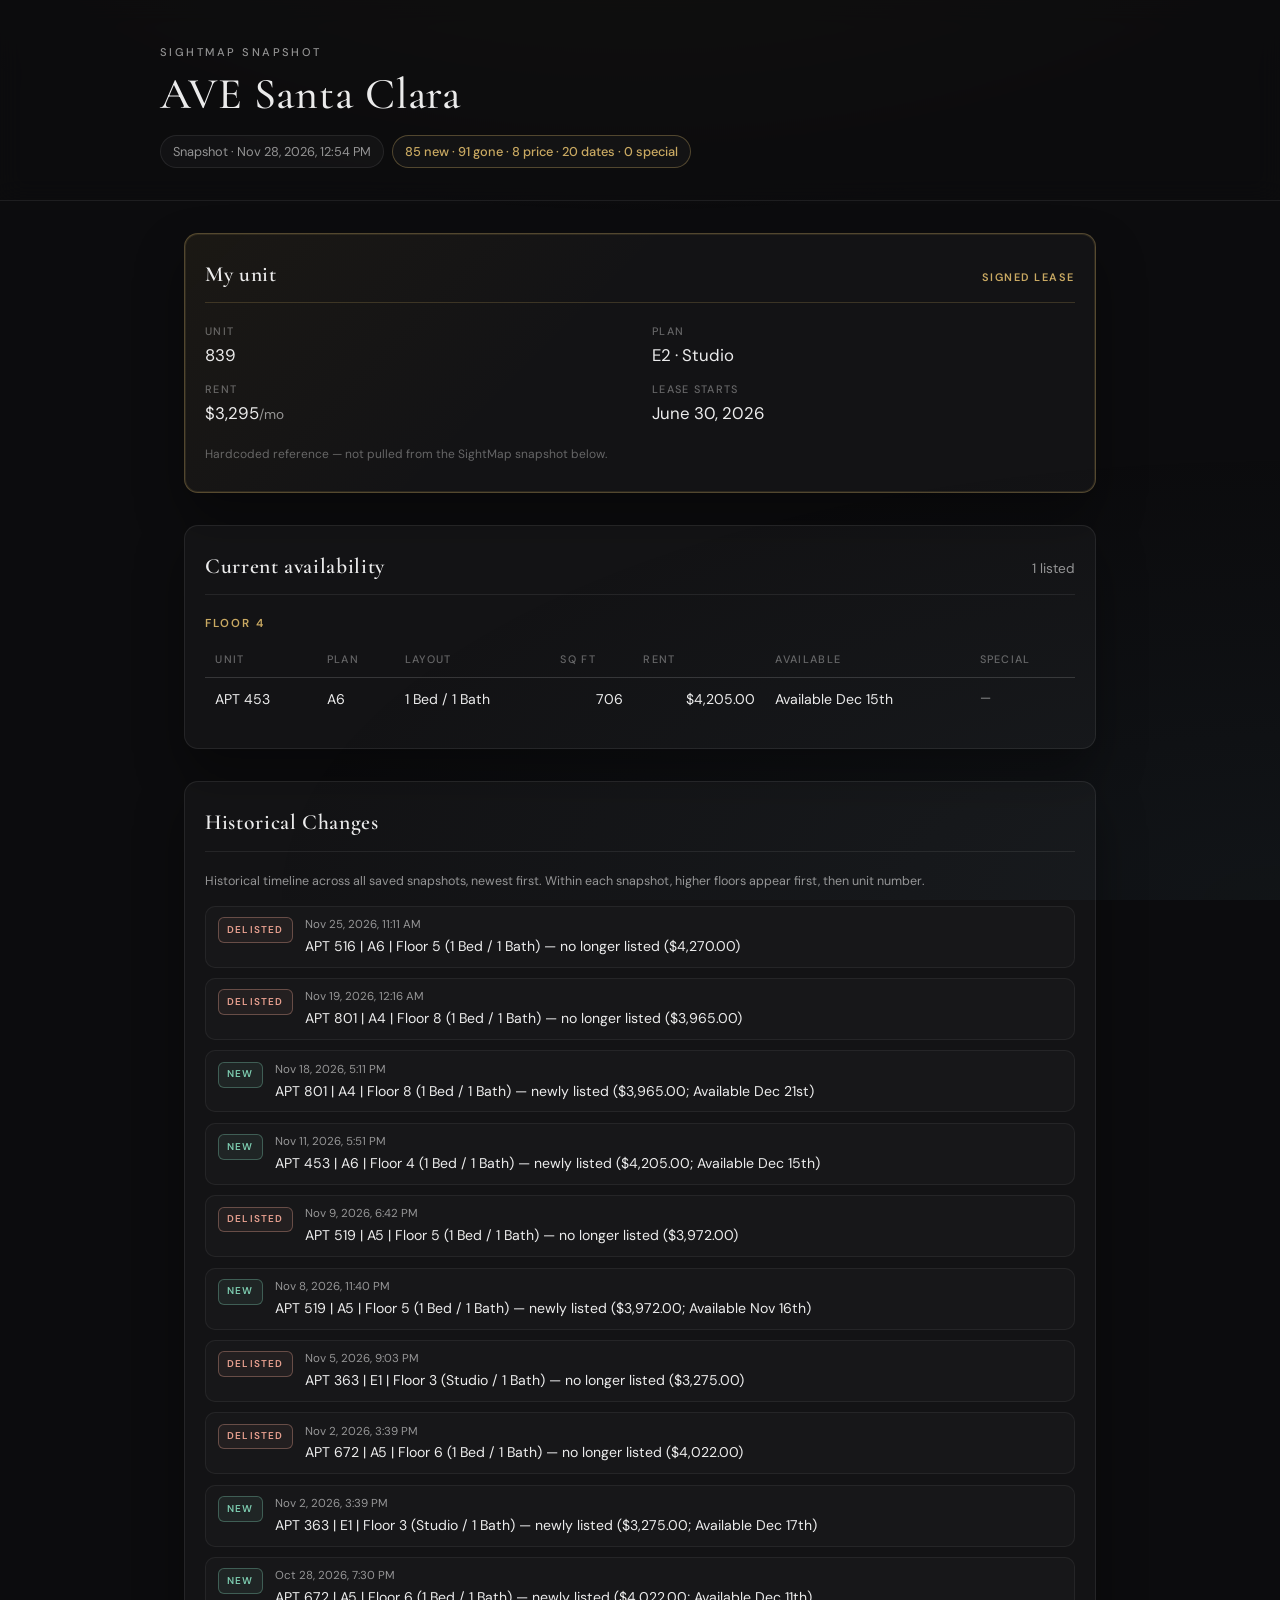
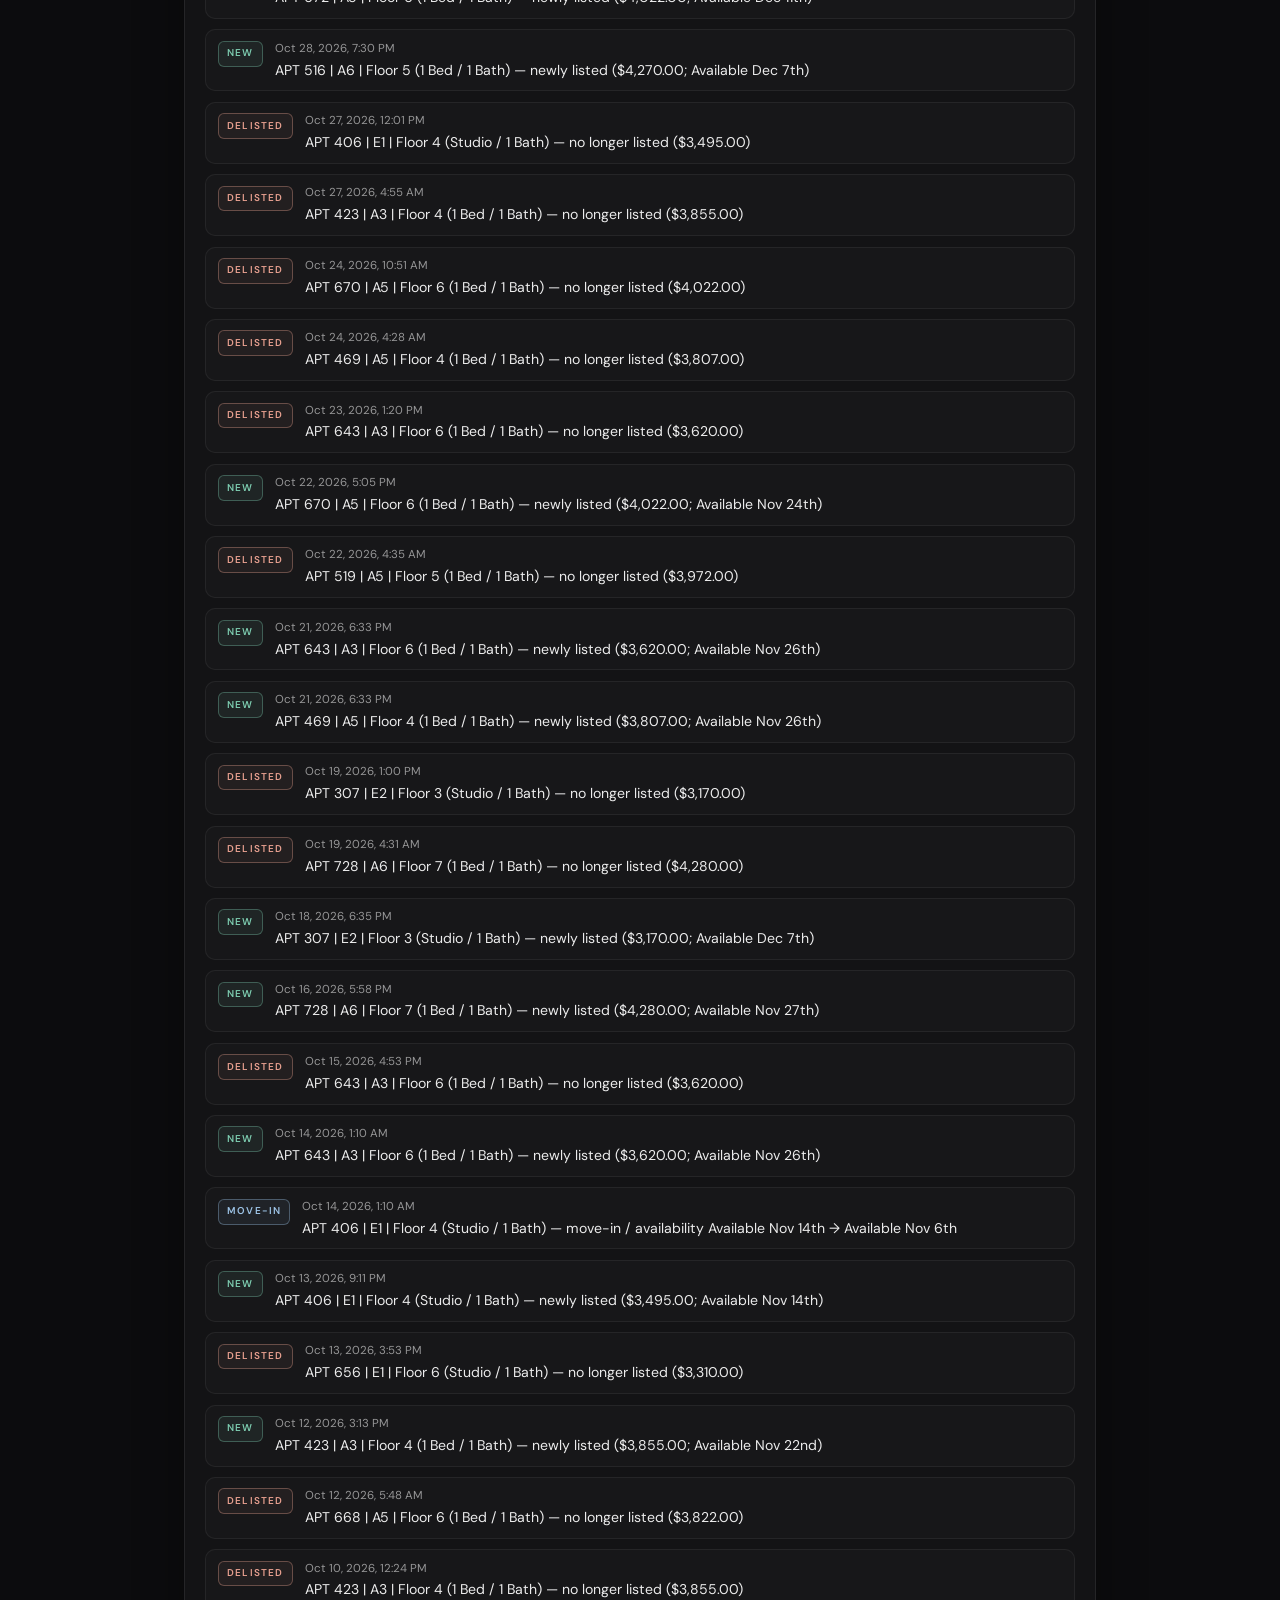
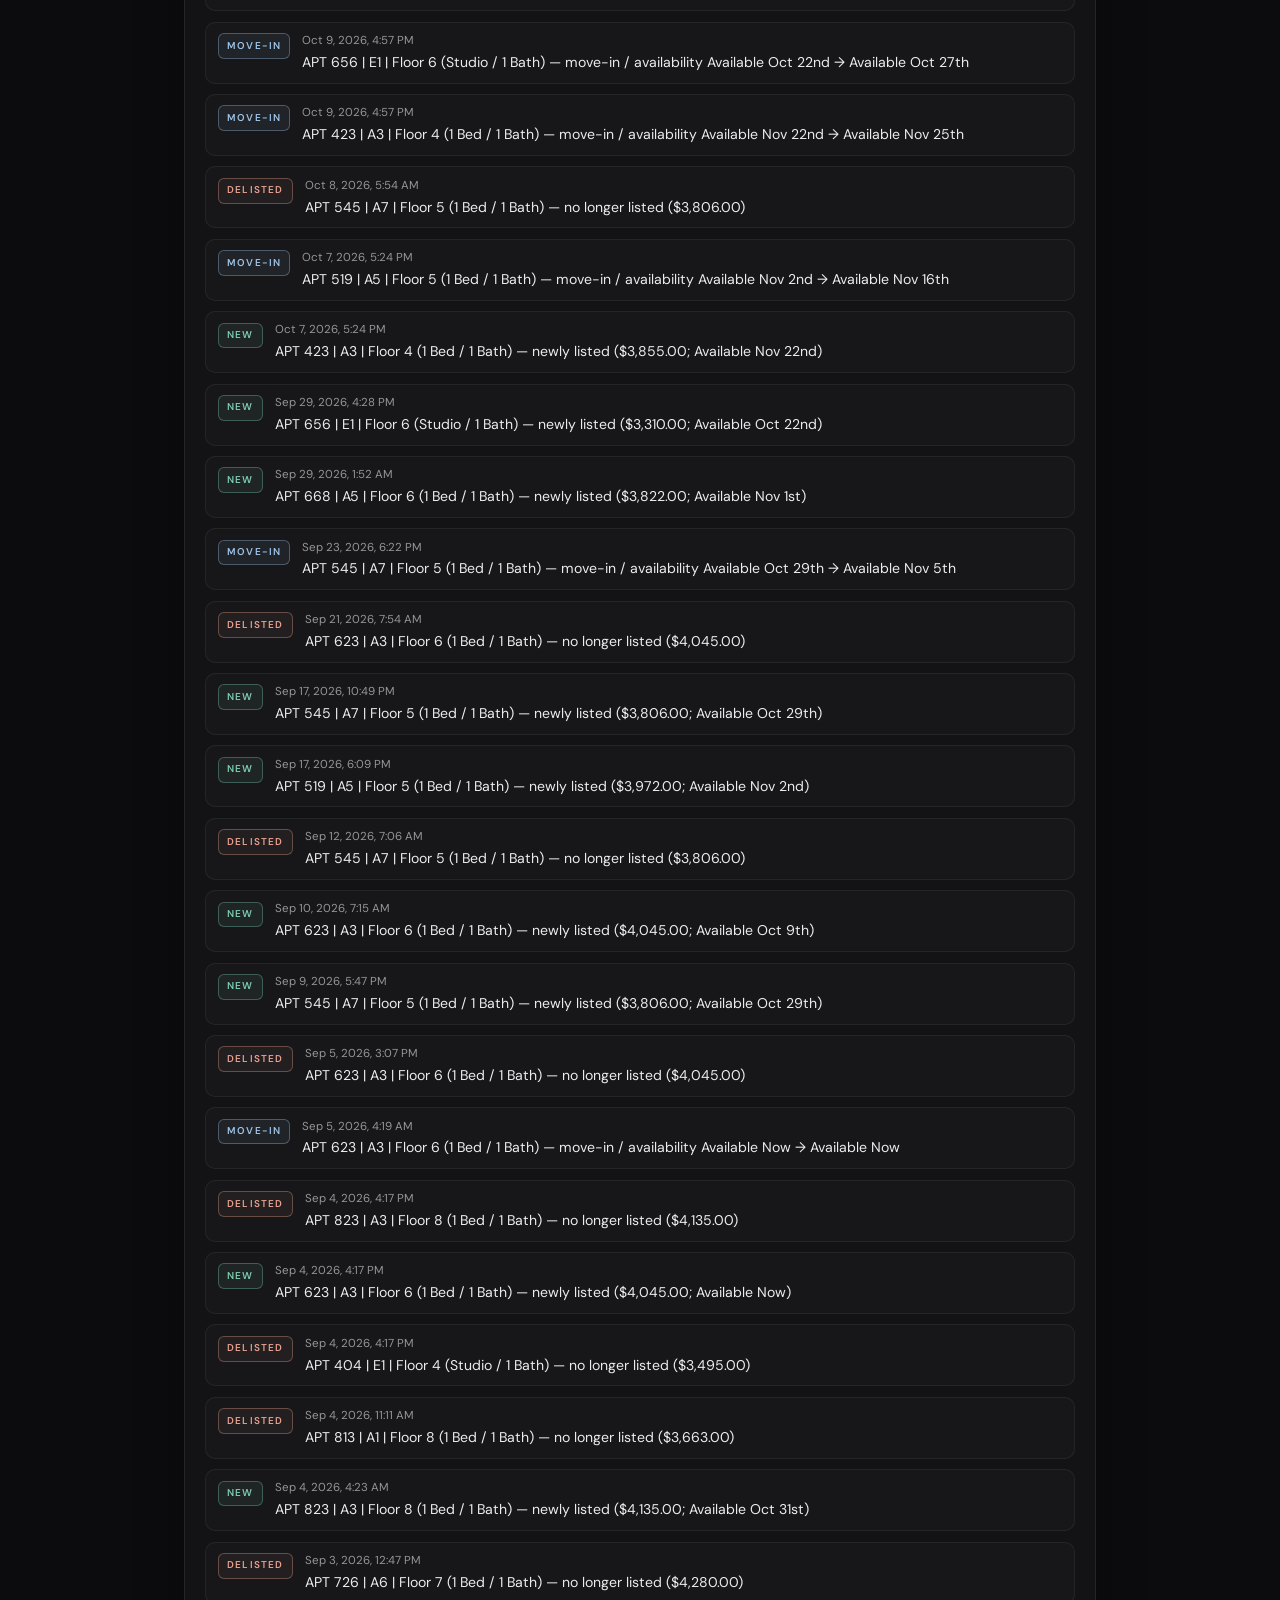
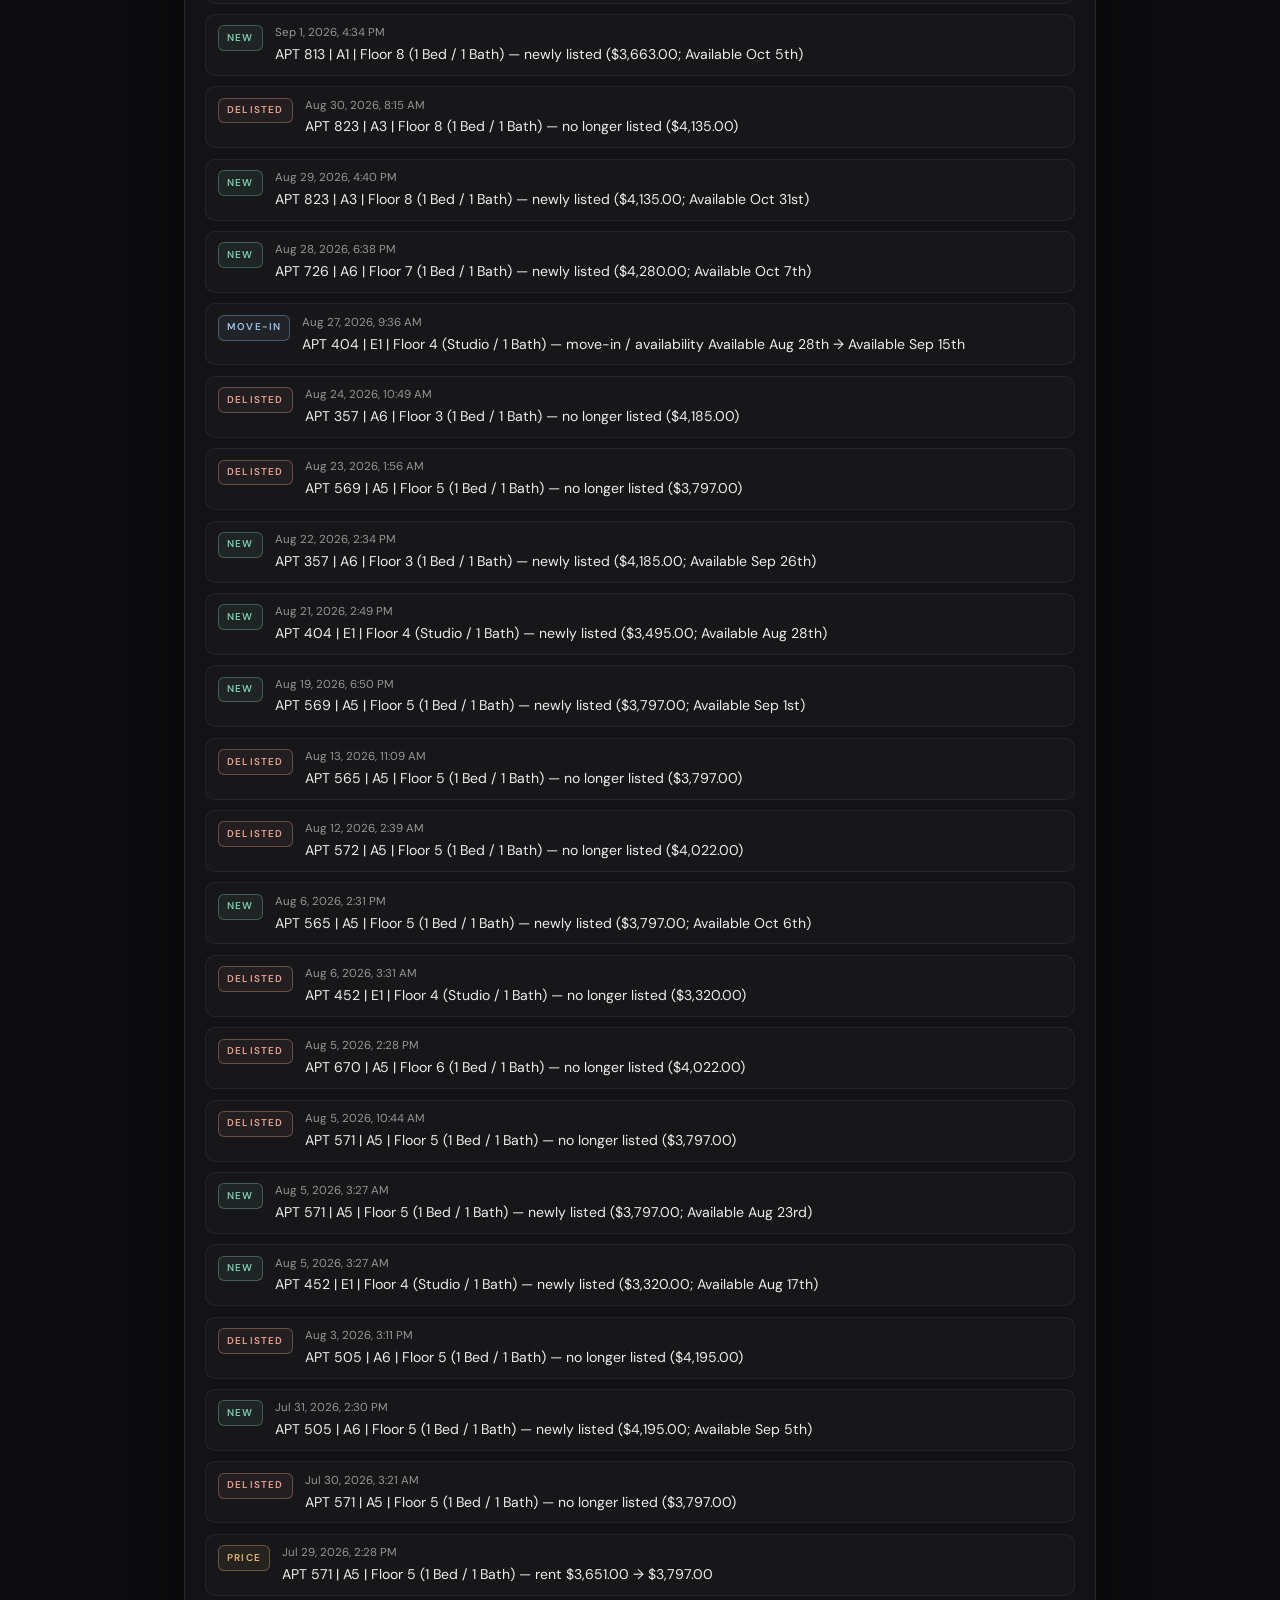
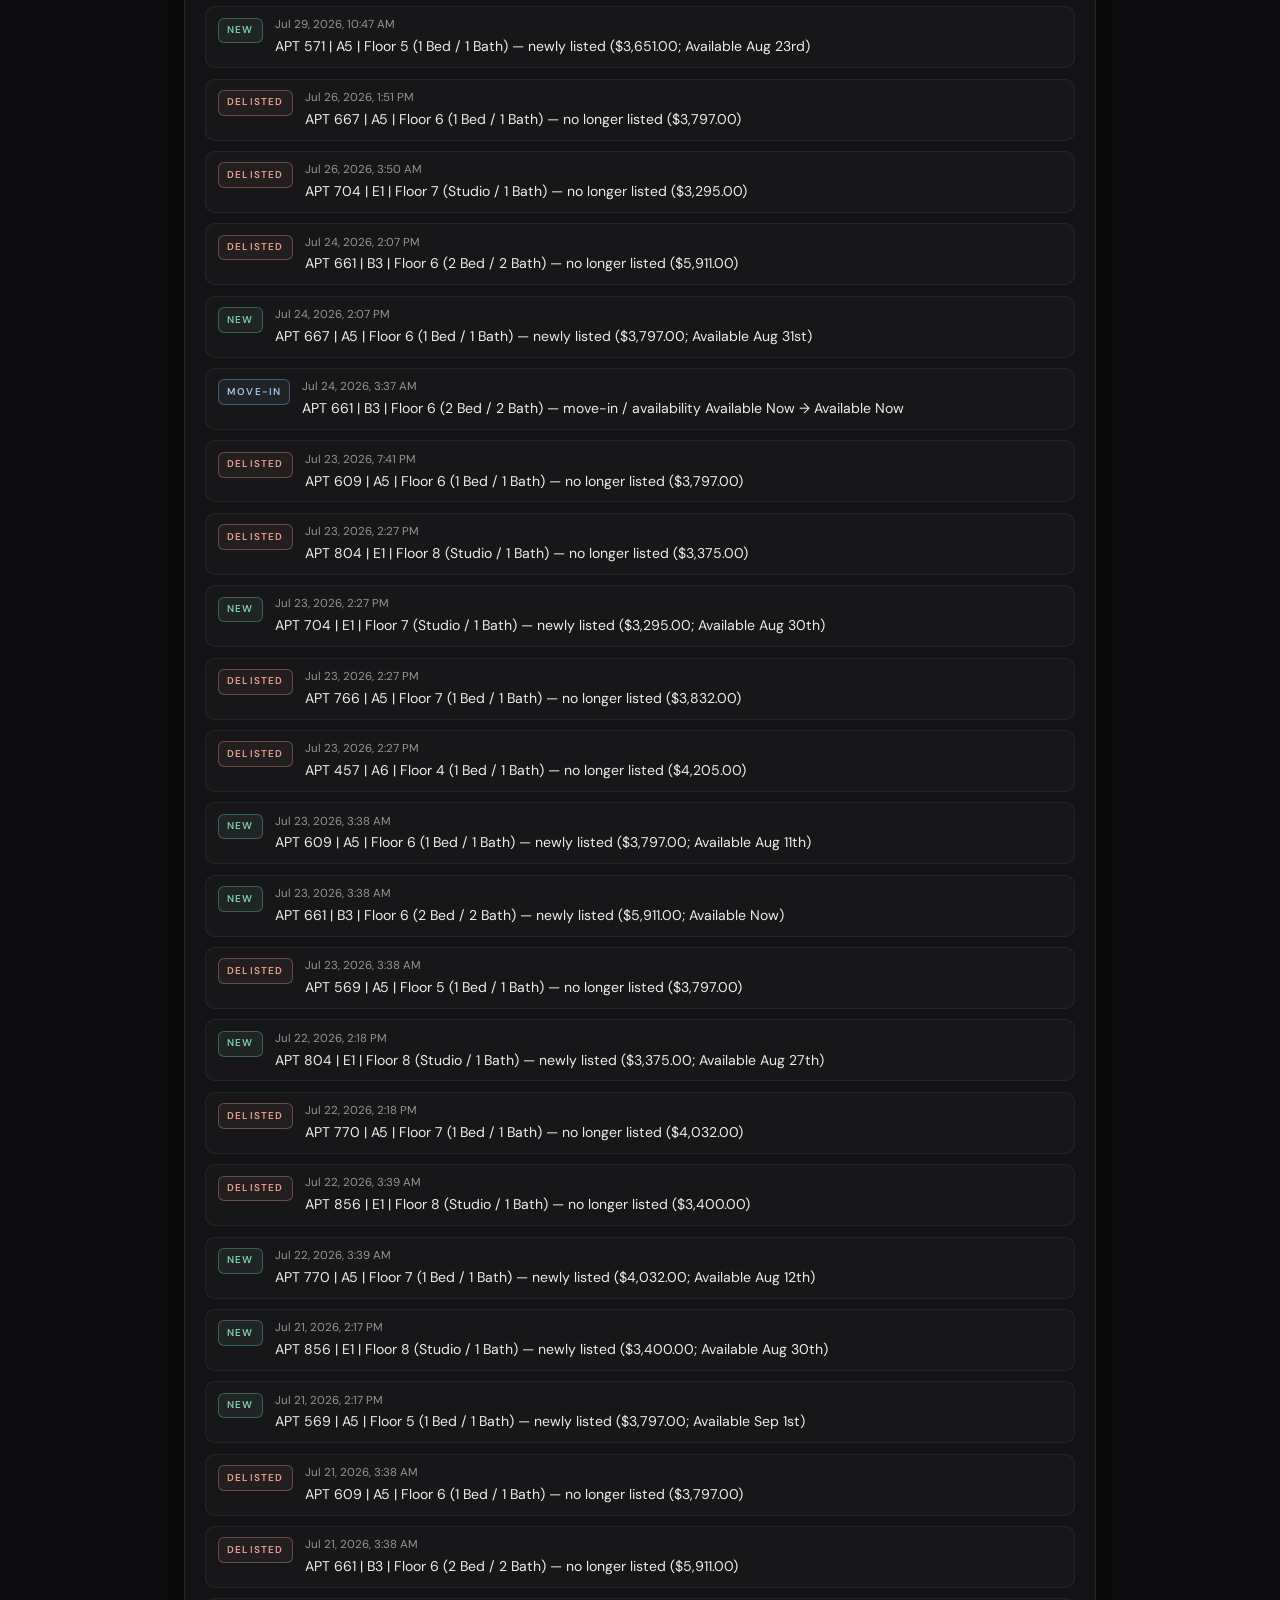
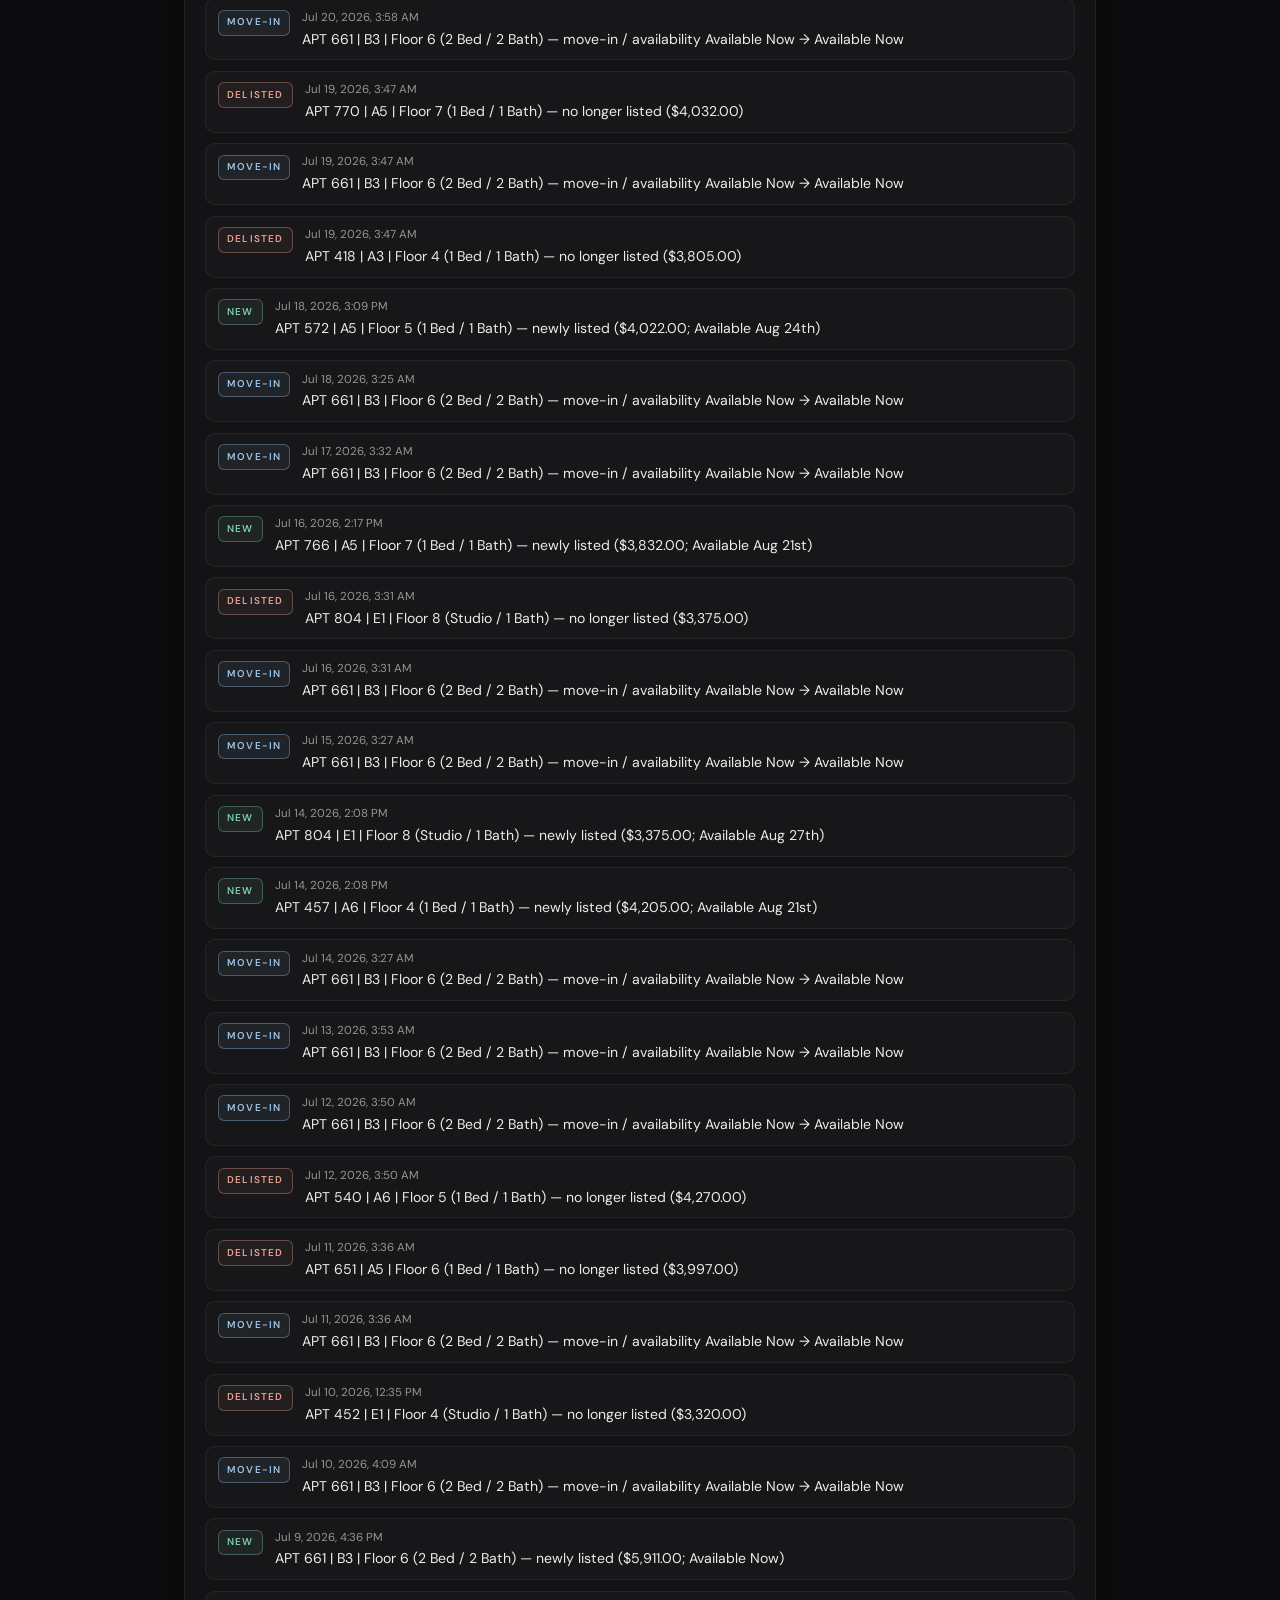
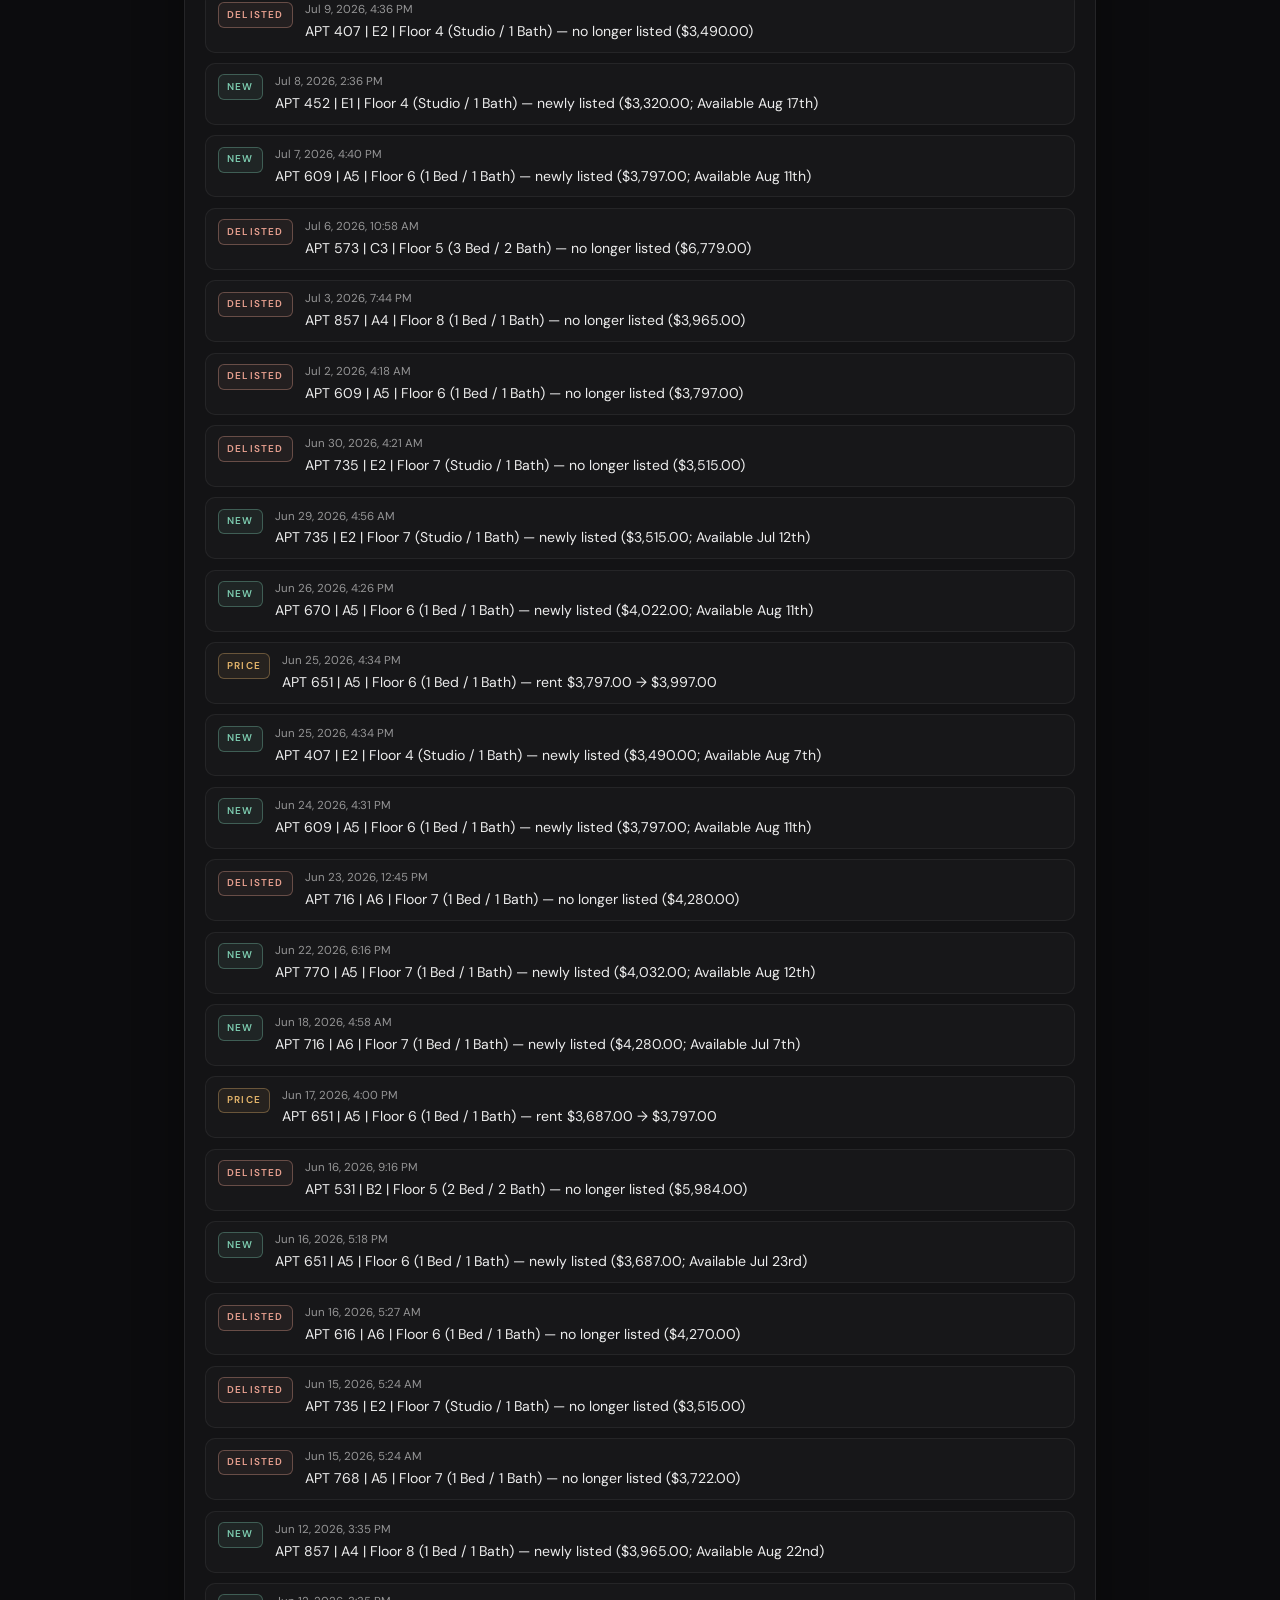
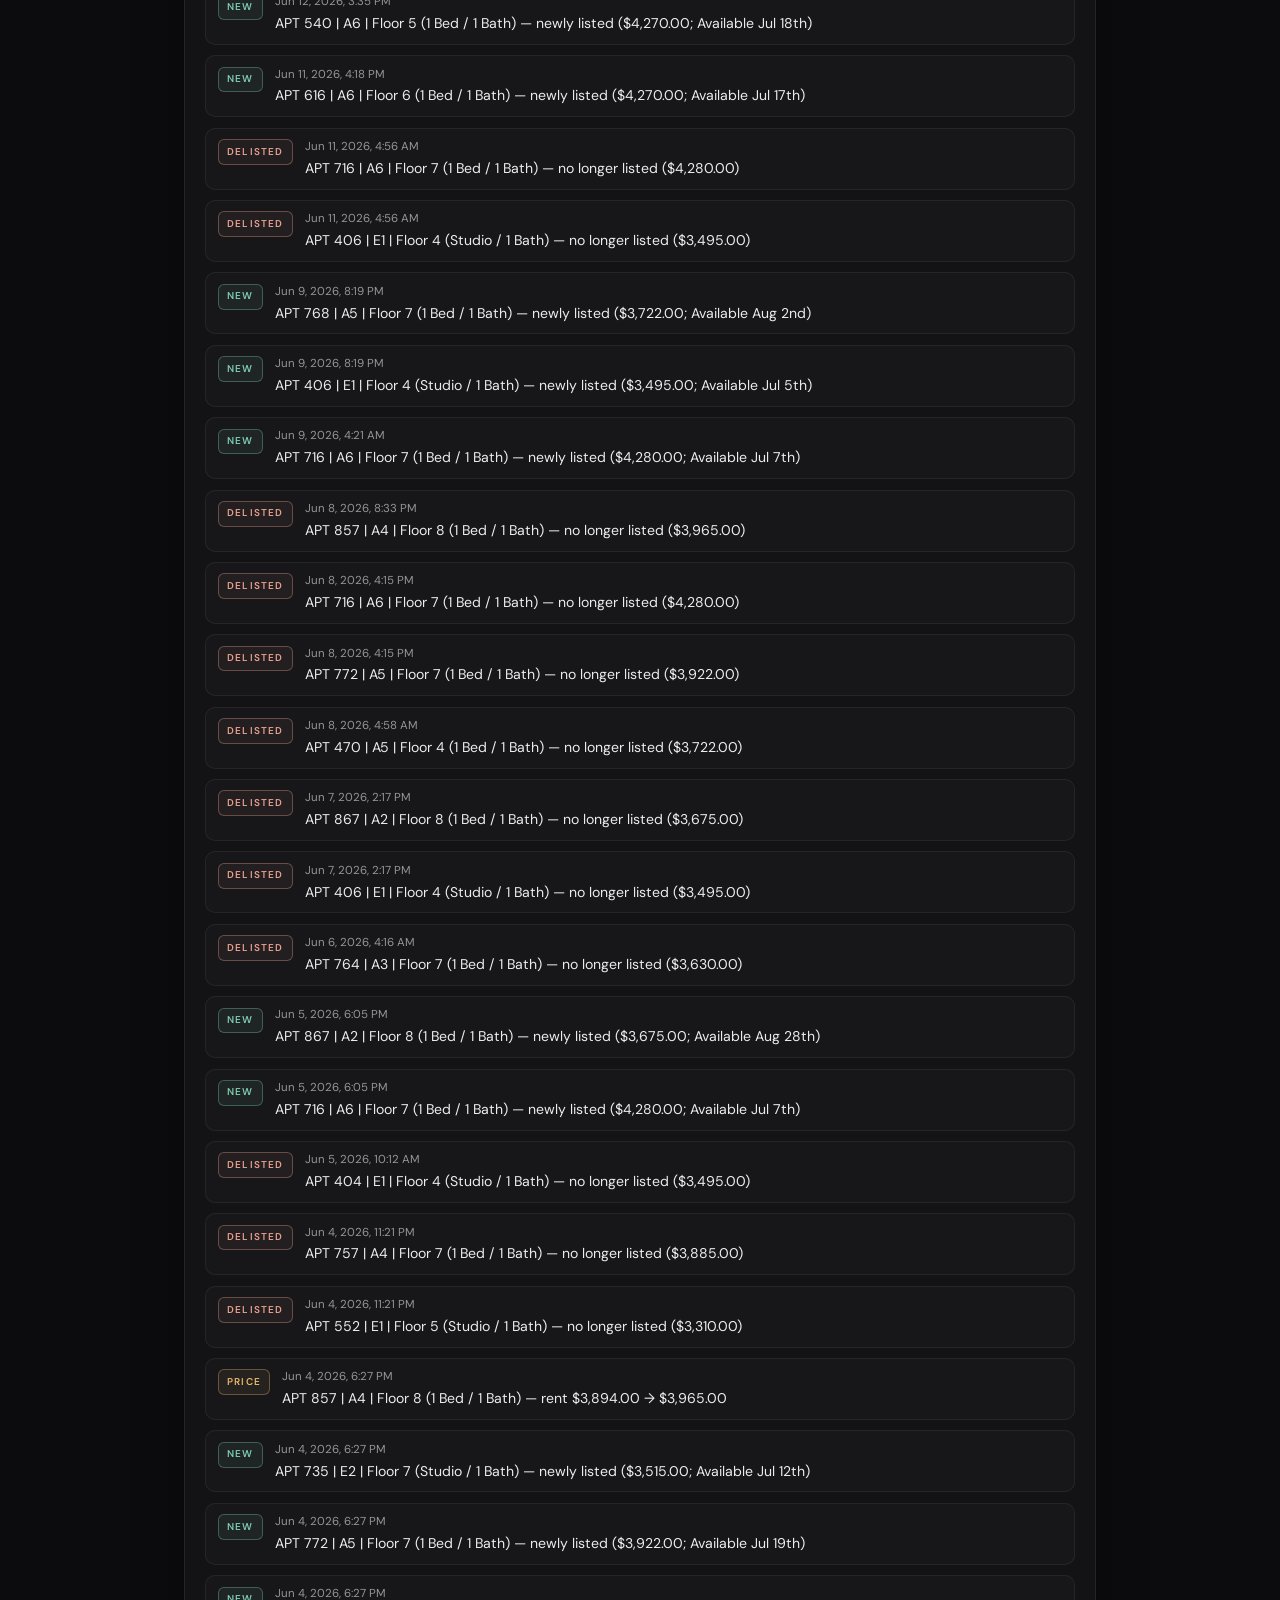
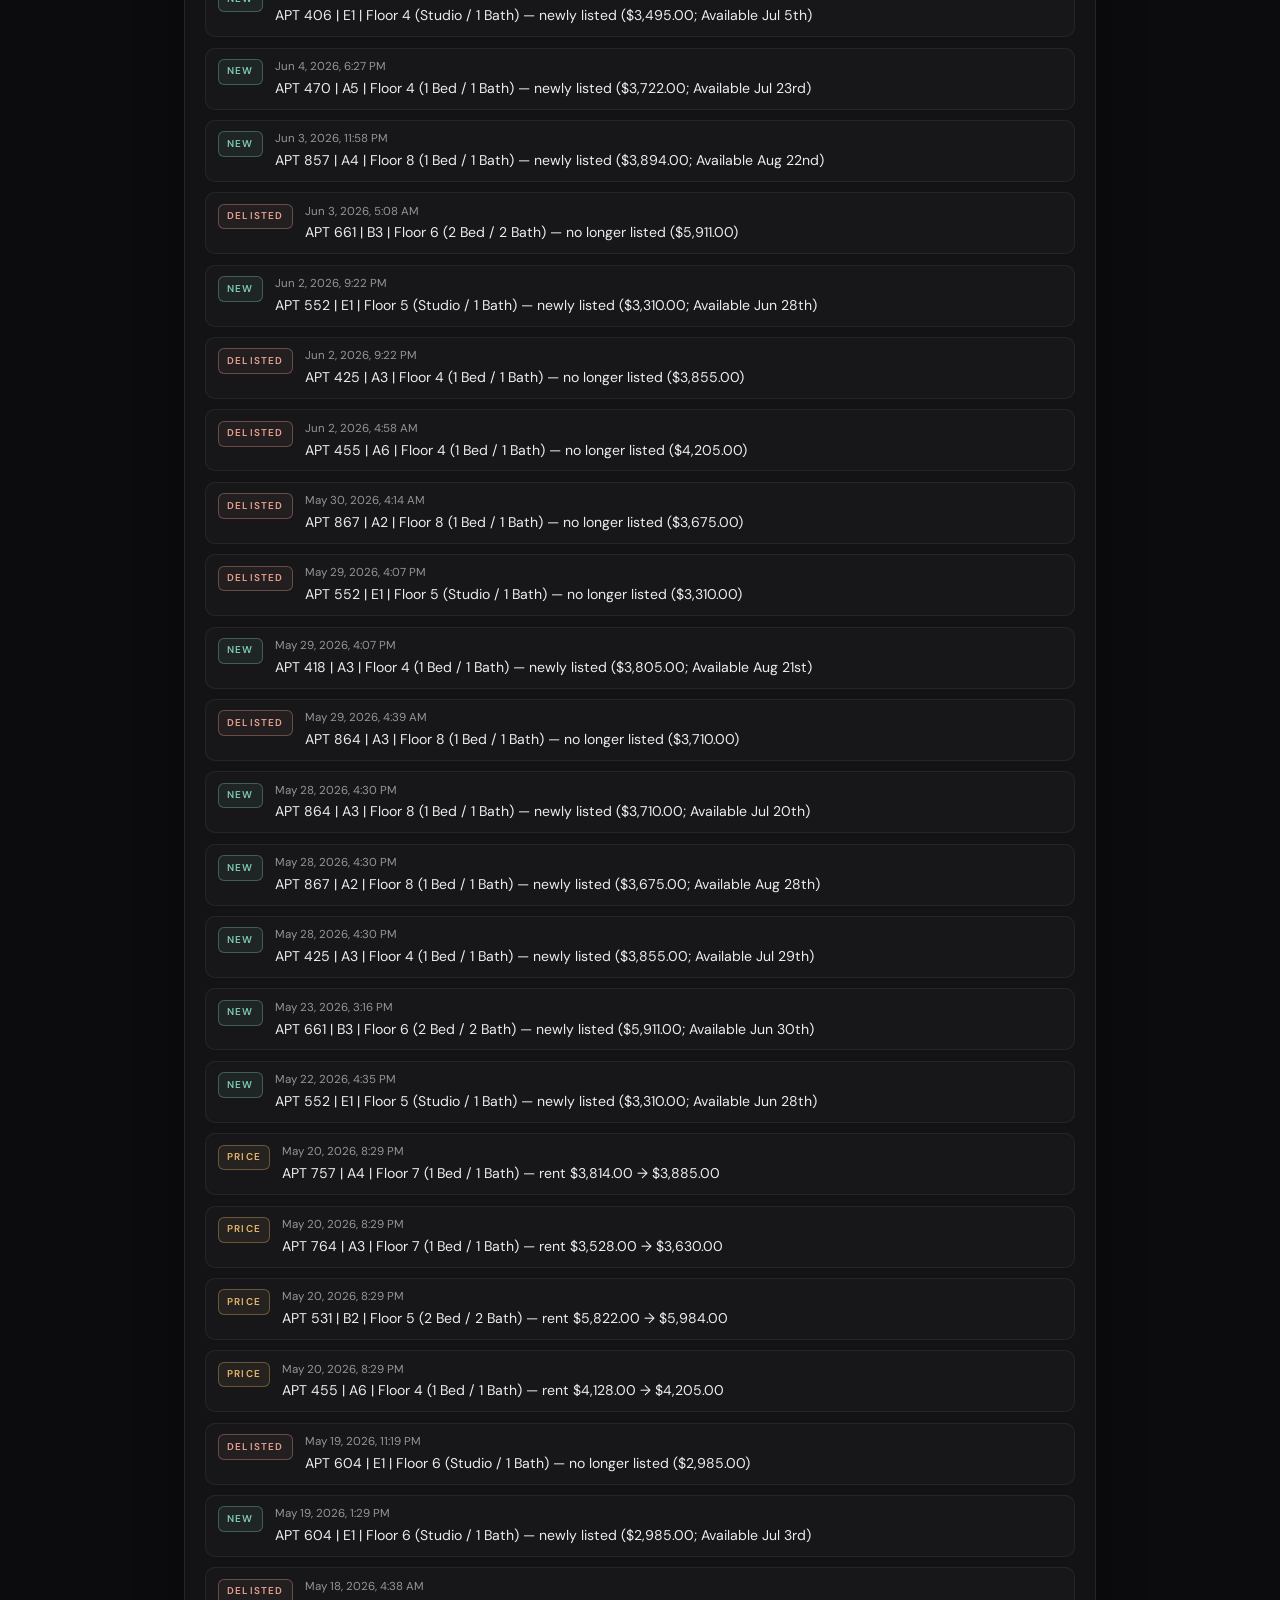
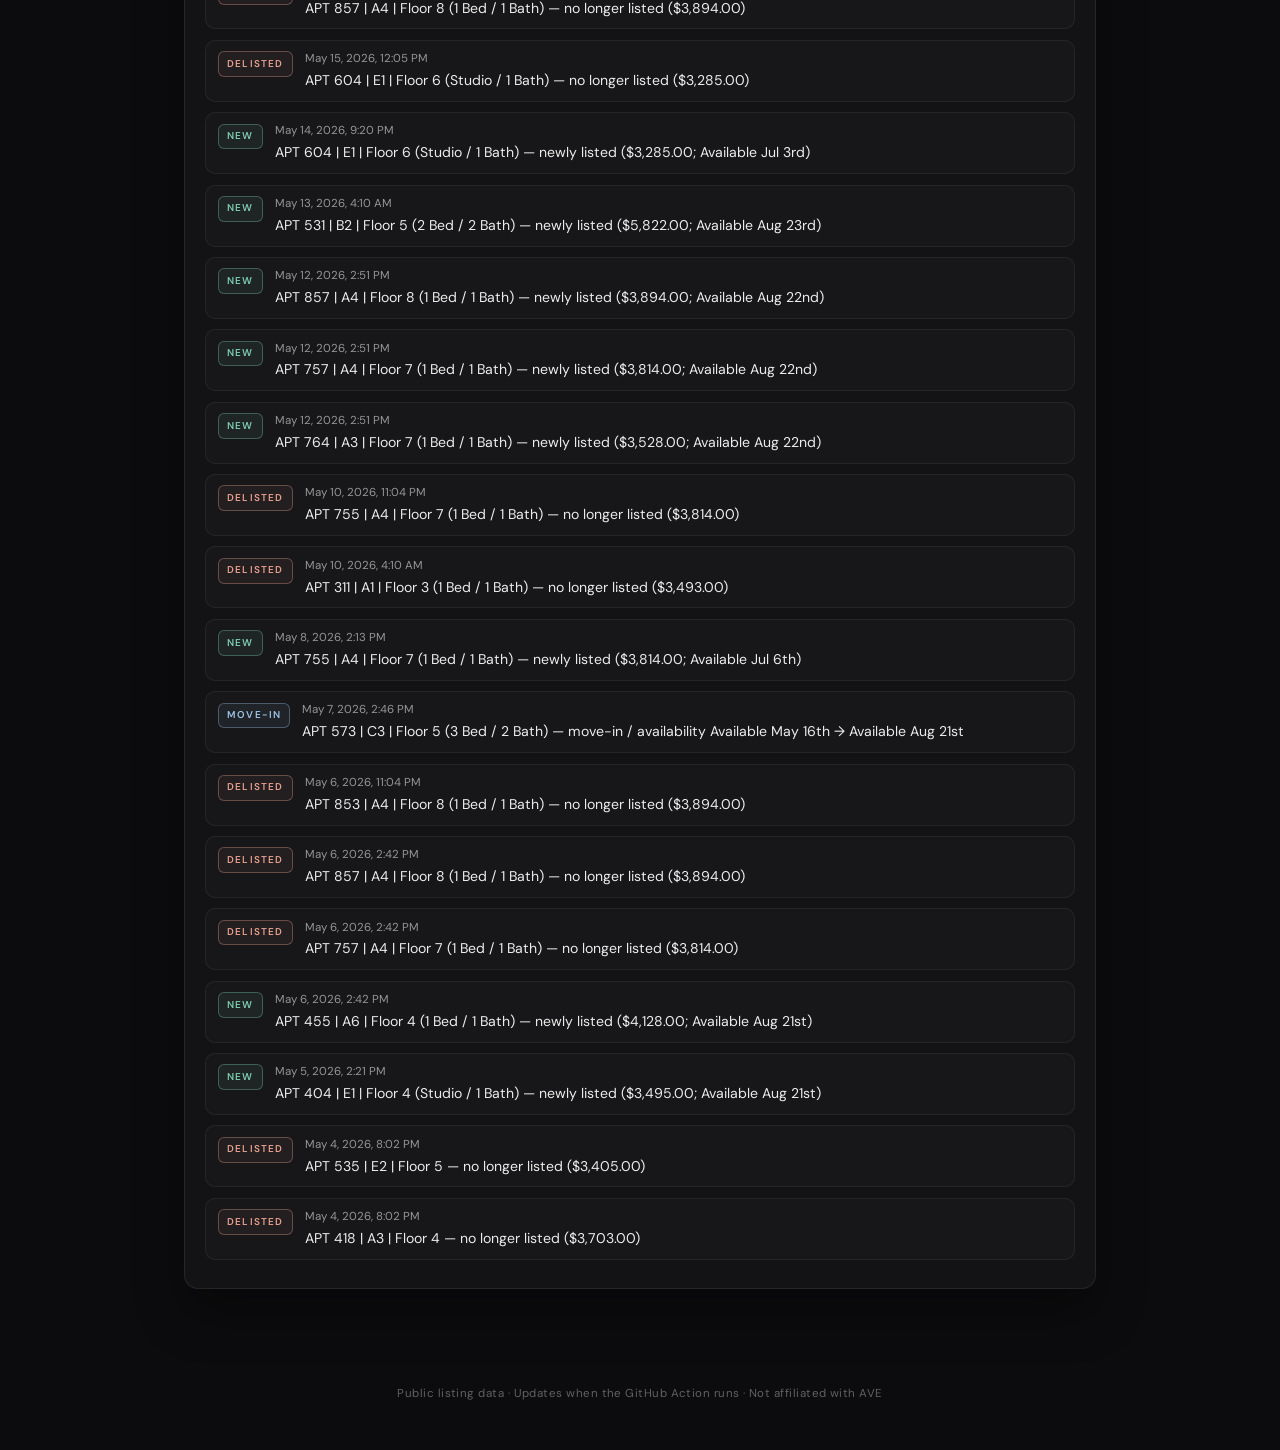
<file: index.html>
<!DOCTYPE html>
<html lang="en">
  <head>
    <meta charset="utf-8" />
    <meta name="viewport" content="width=device-width, initial-scale=1" />
    <meta name="theme-color" content="#0c0c0e" />
    <title>Availability — AVE Santa Clara</title>
    <link rel="preconnect" href="https://fonts.googleapis.com" />
    <link rel="preconnect" href="https://fonts.gstatic.com" crossorigin />
    <link
      href="https://fonts.googleapis.com/css2?family=Cormorant+Garamond:ital,wght@0,500;0,600;1,500&family=DM+Sans:ital,opsz,wght@0,9..40,400;0,9..40,500;0,9..40,600;1,9..40,400&display=swap"
      rel="stylesheet"
    />
    <link rel="stylesheet" href="styles.css" />
  </head>
  <body>
    <div class="bg-gradient" aria-hidden="true"></div>
    <header class="top">
      <div class="top-inner">
        <p class="eyebrow">SightMap snapshot</p>
        <h1 id="headline">Loading…</h1>
        <div class="meta">
          <span id="updated" class="pill muted"></span>
          <span id="status-pill" class="pill"></span>
        </div>
      </div>
    </header>

    <main class="wrap">
      <p id="error" class="error hidden" role="alert"></p>

      <section class="panel my-lease" aria-labelledby="my-lease-heading">
        <div class="panel-head my-lease-head">
          <h2 id="my-lease-heading">My unit</h2>
          <span class="my-lease-tag">Signed lease</span>
        </div>
        <dl class="my-lease-grid">
          <div class="my-lease-row">
            <dt>Unit</dt>
            <dd>839</dd>
          </div>
          <div class="my-lease-row">
            <dt>Plan</dt>
            <dd>E2 · Studio</dd>
          </div>
          <div class="my-lease-row">
            <dt>Rent</dt>
            <dd>$3,295<span class="my-lease-suffix">/mo</span></dd>
          </div>
          <div class="my-lease-row">
            <dt>Lease starts</dt>
            <dd>June 30, 2026</dd>
          </div>
        </dl>
        <p class="my-lease-note">
          Hardcoded reference — not pulled from the SightMap snapshot below.
        </p>
      </section>

      <section class="panel" aria-labelledby="avail-heading">
        <div class="panel-head">
          <h2 id="avail-heading">Current availability</h2>
          <span id="unit-count" class="count" title="Higher floors first"></span>
        </div>
        <div id="floors" class="floors"></div>
      </section>

      <section class="panel changes" aria-labelledby="chg-heading">
        <div class="panel-head">
          <h2 id="chg-heading">Historical Changes</h2>
        </div>
        <div id="changes-body" class="changes-body"></div>
      </section>
    </main>

    <footer class="foot">
      <p>Public listing data · Updates when the GitHub Action runs · Not affiliated with AVE</p>
    </footer>

    <script src="app.js"></script>
  </body>
</html>
</file>
<file: styles.css>
:root {
  --bg0: #0c0c0e;
  --bg1: #121218;
  --card: rgba(255, 255, 255, 0.03);
  --border: rgba(255, 255, 255, 0.08);
  --text: rgba(255, 255, 255, 0.92);
  --muted: rgba(255, 255, 255, 0.55);
  --faint: rgba(255, 255, 255, 0.35);
  --accent: #c9a962;
  --accent-dim: rgba(201, 169, 98, 0.35);
  --good: #7dccb0;
  --warn: #e8b86d;
  --font-sans: "DM Sans", system-ui, sans-serif;
  --font-serif: "Cormorant Garamond", Georgia, serif;
}

*,
*::before,
*::after {
  box-sizing: border-box;
}

html {
  font-size: 16px;
}

body {
  margin: 0;
  min-height: 100vh;
  font-family: var(--font-sans);
  font-optical-sizing: auto;
  color: var(--text);
  background: var(--bg0);
  line-height: 1.5;
}

.bg-gradient {
  position: fixed;
  inset: 0;
  pointer-events: none;
  background: radial-gradient(
      ellipse 120% 80% at 50% -20%,
      rgba(201, 169, 98, 0.12),
      transparent 55%
    ),
    radial-gradient(ellipse 80% 50% at 100% 100%, rgba(80, 120, 140, 0.08), transparent);
  z-index: 0;
}

.top {
  position: relative;
  z-index: 1;
  padding: 2.75rem 1.5rem 2rem;
  border-bottom: 1px solid var(--border);
  backdrop-filter: blur(12px);
  background: rgba(12, 12, 14, 0.75);
}

.top-inner {
  max-width: 960px;
  margin: 0 auto;
}

.eyebrow {
  font-size: 0.7rem;
  letter-spacing: 0.22em;
  text-transform: uppercase;
  color: var(--muted);
  margin: 0 0 0.5rem;
  font-weight: 500;
}

h1 {
  font-family: var(--font-serif);
  font-weight: 500;
  font-size: clamp(2rem, 5vw, 2.75rem);
  letter-spacing: 0.02em;
  margin: 0 0 1rem;
  line-height: 1.15;
}

.meta {
  display: flex;
  flex-wrap: wrap;
  gap: 0.5rem;
  align-items: center;
}

.pill {
  display: inline-flex;
  align-items: center;
  padding: 0.35rem 0.75rem;
  border-radius: 999px;
  font-size: 0.8rem;
  font-weight: 500;
  border: 1px solid var(--border);
  background: var(--card);
}

.pill.muted {
  color: var(--muted);
  font-weight: 400;
}

.pill.live {
  border-color: var(--accent-dim);
  color: var(--accent);
}

.pill.quiet {
  color: var(--muted);
}

.wrap {
  position: relative;
  z-index: 1;
  max-width: 960px;
  margin: 0 auto;
  padding: 2rem 1.5rem 4rem;
  display: flex;
  flex-direction: column;
  gap: 2rem;
}

.panel {
  background: var(--card);
  border: 1px solid var(--border);
  border-radius: 14px;
  padding: 1.5rem 1.25rem 1.75rem;
  box-shadow: 0 24px 48px rgba(0, 0, 0, 0.35);
}

.panel-head {
  display: flex;
  justify-content: space-between;
  align-items: baseline;
  gap: 1rem;
  margin-bottom: 1.25rem;
  padding-bottom: 0.75rem;
  border-bottom: 1px solid var(--border);
}

.panel h2 {
  font-family: var(--font-serif);
  font-size: 1.35rem;
  font-weight: 600;
  margin: 0;
  letter-spacing: 0.03em;
}

.my-lease {
  border-color: var(--accent-dim);
  background: linear-gradient(
    135deg,
    rgba(201, 169, 98, 0.08) 0%,
    var(--card) 42%
  );
  box-shadow: 0 24px 48px rgba(0, 0, 0, 0.35),
    0 0 0 1px rgba(201, 169, 98, 0.12) inset;
}

.my-lease-head {
  border-bottom-color: rgba(201, 169, 98, 0.22);
}

.my-lease-tag {
  font-size: 0.68rem;
  letter-spacing: 0.14em;
  text-transform: uppercase;
  color: var(--accent);
  font-weight: 600;
}

.my-lease-grid {
  margin: 0;
  display: grid;
  gap: 0.85rem 1.5rem;
}

@media (min-width: 520px) {
  .my-lease-grid {
    grid-template-columns: repeat(2, 1fr);
  }
}

.my-lease-row {
  display: grid;
  gap: 0.2rem;
}

.my-lease-row dt {
  font-size: 0.68rem;
  letter-spacing: 0.12em;
  text-transform: uppercase;
  color: var(--faint);
  font-weight: 500;
  margin: 0;
}

.my-lease-row dd {
  margin: 0;
  font-size: 1.05rem;
  font-variant-numeric: tabular-nums;
  color: var(--text);
}

.my-lease-suffix {
  font-size: 0.85rem;
  color: var(--muted);
  font-weight: 400;
}

.my-lease-note {
  margin: 1.25rem 0 0;
  font-size: 0.75rem;
  color: var(--faint);
  line-height: 1.45;
}

.count {
  font-size: 0.85rem;
  color: var(--muted);
  font-variant-numeric: tabular-nums;
}

.floor-block {
  margin-bottom: 1.75rem;
}

.floor-block:last-child {
  margin-bottom: 0;
}

.floor-title {
  font-size: 0.72rem;
  letter-spacing: 0.18em;
  text-transform: uppercase;
  color: var(--accent);
  margin: 0 0 0.65rem;
  font-weight: 600;
}

table {
  width: 100%;
  border-collapse: collapse;
  font-size: 0.88rem;
}

th {
  text-align: left;
  font-weight: 500;
  color: var(--faint);
  font-size: 0.68rem;
  letter-spacing: 0.12em;
  text-transform: uppercase;
  padding: 0.5rem 0.65rem 0.65rem;
  border-bottom: 1px solid var(--border);
}

td {
  padding: 0.65rem 0.65rem;
  border-bottom: 1px solid rgba(255, 255, 255, 0.04);
  vertical-align: top;
}

td.num {
  font-variant-numeric: tabular-nums;
  text-align: right;
  white-space: nowrap;
}

tr:last-child td {
  border-bottom: none;
}

.changes-body {
  font-size: 0.9rem;
}

.timeline-hint {
  font-size: 0.78rem;
  color: var(--muted);
  margin: 0 0 1rem;
  line-height: 1.45;
}

.timeline {
  list-style: none;
  margin: 0;
  padding: 0;
  display: flex;
  flex-direction: column;
  gap: 0.65rem;
}

.timeline-item {
  display: flex;
  align-items: flex-start;
  gap: 0.75rem;
  padding: 0.65rem 0.75rem;
  border-radius: 10px;
  background: rgba(255, 255, 255, 0.02);
  border: 1px solid rgba(255, 255, 255, 0.06);
}

.kind {
  flex-shrink: 0;
  font-size: 0.62rem;
  font-weight: 600;
  letter-spacing: 0.12em;
  text-transform: uppercase;
  padding: 0.28rem 0.5rem;
  border-radius: 6px;
  border: 1px solid var(--border);
  color: var(--muted);
}

.kind-new {
  color: var(--good);
  border-color: rgba(125, 204, 176, 0.35);
  background: rgba(125, 204, 176, 0.08);
}

.kind-removed {
  color: #e8a090;
  border-color: rgba(232, 160, 144, 0.35);
  background: rgba(232, 160, 144, 0.06);
}

.kind-price {
  color: var(--warn);
  border-color: rgba(232, 184, 109, 0.35);
  background: rgba(232, 184, 109, 0.07);
}

.kind-available {
  color: #9ec5e8;
  border-color: rgba(158, 197, 232, 0.35);
  background: rgba(158, 197, 232, 0.07);
}

.kind-special {
  color: #d4b5ff;
  border-color: rgba(212, 181, 255, 0.35);
  background: rgba(212, 181, 255, 0.07);
}

.kind-default {
  color: var(--muted);
}

.timeline-text {
  font-size: 0.88rem;
  color: var(--text);
  line-height: 1.45;
  padding-top: 0.06rem;
}

.timeline-copy {
  display: flex;
  flex-direction: column;
  gap: 0.18rem;
}

.timeline-date {
  color: var(--muted);
  font-size: 0.72rem;
  line-height: 1.3;
}

.special-cell {
  font-size: 0.8rem;
  color: var(--muted);
  max-width: 14rem;
  line-height: 1.35;
}

.empty-state {
  color: var(--muted);
  font-style: italic;
  margin: 0;
}

.error {
  background: rgba(220, 100, 80, 0.12);
  border: 1px solid rgba(220, 100, 80, 0.35);
  color: #f0c0b8;
  padding: 0.85rem 1rem;
  border-radius: 10px;
  margin: 0;
}

.hidden {
  display: none !important;
}

.foot {
  position: relative;
  z-index: 1;
  text-align: center;
  padding: 2rem 1rem 3rem;
  font-size: 0.72rem;
  color: var(--faint);
  letter-spacing: 0.04em;
}

.foot p {
  margin: 0;
  max-width: 36rem;
  margin-left: auto;
  margin-right: auto;
}

@media (max-width: 640px) {
  /* Unit, Plan, Layout, Available — hide Rent + Special on narrow screens */
  th:nth-child(5),
  td:nth-child(5) {
    display: none;
  }

  th:nth-child(7),
  td:nth-child(7) {
    display: none;
  }
}
</file>
